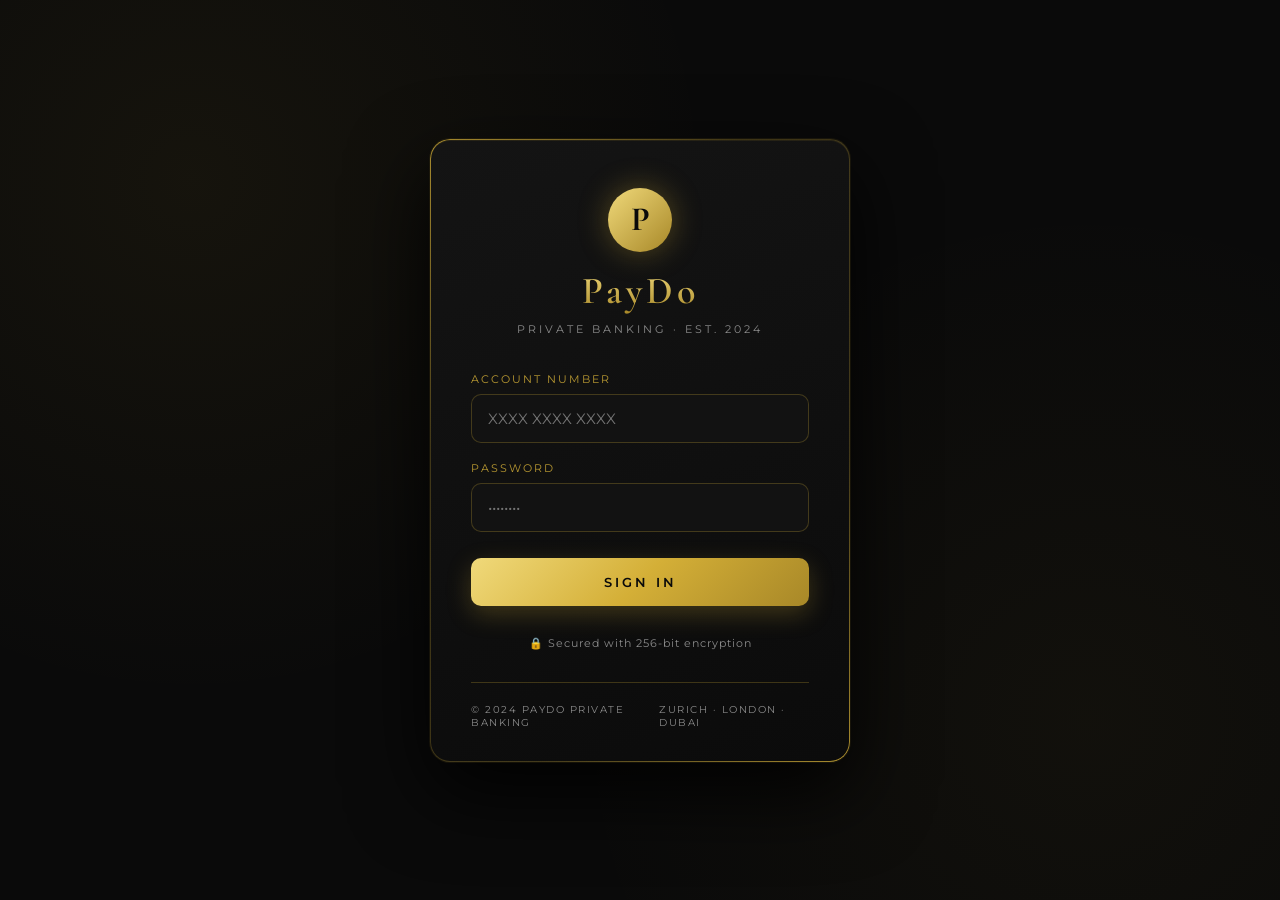
<file: index.html>
<!DOCTYPE html>
<html lang="en">
<head>
  <meta charset="UTF-8" />
  <meta name="viewport" content="width=device-width, initial-scale=1.0"/>
  <title>PayDo — Private Banking</title>
  <link rel="stylesheet" href="css/style.css" />
  <link href="https://fonts.googleapis.com/css2?family=Cormorant+Garamond:wght@400;600;700&family=Montserrat:wght@300;400;500;600&display=swap" rel="stylesheet"/>
</head>
<body class="login-page">
  <div class="login-container">
    <div class="brand">
      <div class="brand-mark">P</div>
      <h1 class="brand-name">PayDo</h1>
      <p class="brand-tagline">Private Banking · Est. 2024</p>
    </div>

    <form id="loginForm" class="login-form">
      <div class="input-group">
        <label>Account Number</label>
        <input type="text" id="account" placeholder="XXXX XXXX XXXX" required />
      </div>

      <div class="input-group">
        <label>Password</label>
        <input type="password" id="password" placeholder="••••••••" required />
      </div>

      <button type="submit" class="btn-gold">
        <span>Sign In</span>
      </button>

      <p class="secure-note">
        <span class="lock-icon">🔒</span>
        Secured with 256-bit encryption
      </p>
    </form>

    <div class="login-footer">
      <span>© 2024 PayDo Private Banking</span>
      <span>Zurich · London · Dubai</span>
    </div>
  </div>

  <script src="js/auth.js"></script>
</body>
</html>
</file>
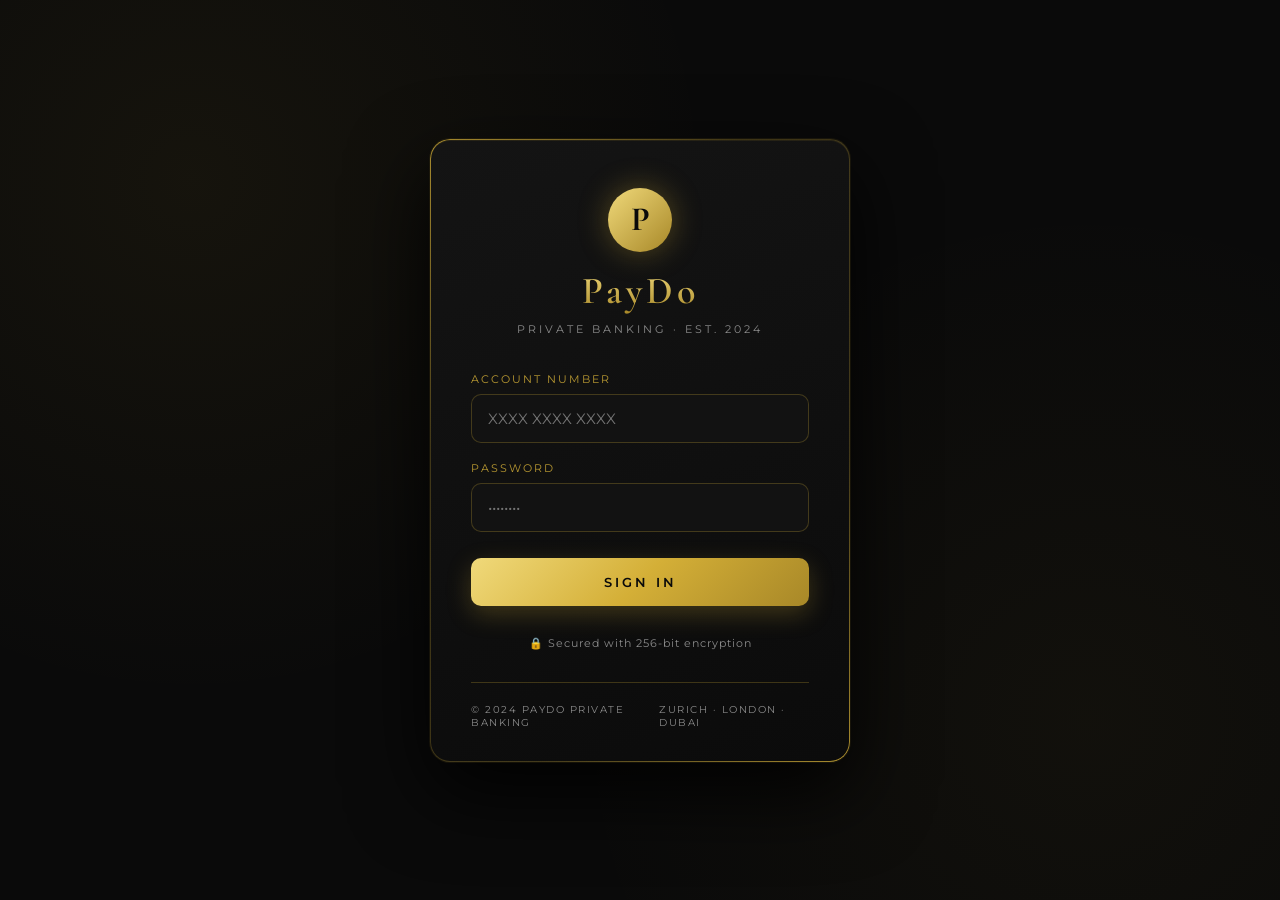
<file: dashboard.html>
<!DOCTYPE html>
<html lang="en">
<head>
  <meta charset="UTF-8" />
  <meta name="viewport" content="width=device-width, initial-scale=1.0"/>
  <title>PayDo — Dashboard</title>
  <link rel="stylesheet" href="css/style.css" />
  <link href="https://fonts.googleapis.com/css2?family=Cormorant+Garamond:wght@400;600;700&family=Montserrat:wght@300;400;500;600&display=swap" rel="stylesheet"/>
</head>
<body class="dashboard-page">
  <header class="topbar">
    <div class="topbar-brand">
      <div class="brand-mark small">P</div>
      <span class="brand-name small">PayDo</span>
    </div>
    <div class="topbar-right">
      <span class="notif">🔔</span>
      <span class="user-chip" id="userChip">A·V</span>
      <button class="btn-logout" id="logoutBtn">Sign Out</button>
    </div>
  </header>

  <main class="container">
    <section class="owner-card">
      <div class="owner-info">
        <p class="label">Account Holder</p>
        <h2 class="owner-name" id="ownerName">Alexander Volkov</h2>
        <p class="owner-account" id="ownerAccount">Account: •••• 8842</p>
        <p class="owner-status">★ Private Client · Platinum</p>
      </div>
      <div class="owner-avatar" id="avatar">AV</div>
    </section>

    <section class="balance-card">
      <div class="balance-header">
        <span class="label">Total Balance</span>
        <span class="balance-badge">EUR</span>
      </div>
      <h1 class="balance-amount" id="balance">€ 248,750.00</h1>
      <div class="balance-footer">
        <div>
          <p class="label small">Available</p>
          <p class="value">€ 240,000.00</p>
        </div>
        <div>
          <p class="label small">Pending</p>
          <p class="value">€ 8,750.00</p>
        </div>
        <div>
          <p class="label small">Cashback</p>
          <p class="value gold">+ € 1,240</p>
        </div>
      </div>
    </section>

    <section class="actions">
      <button class="action-btn primary" onclick="location.href='transfer.html'">
        <span class="icon">↗</span>
        <span>Create Transfer</span>
      </button>
      <button class="action-btn"><span class="icon">↓</span><span>Top Up</span></button>
      <button class="action-btn"><span class="icon">⇄</span><span>Exchange</span></button>
      <button class="action-btn"><span class="icon">▤</span><span>Statement</span></button>
    </section>

    <section class="transactions">
      <div class="section-header">
        <h3>Recent Transactions</h3>
        <a href="#" class="see-all">View All →</a>
      </div>
      <div class="tx-list">
        <div class="tx">
          <div class="tx-icon out">↗</div>
          <div class="tx-info">
            <p class="tx-title">Transfer · M. Rossi</p>
            <p class="tx-date">Today · 14:32</p>
          </div>
          <div class="tx-amount out">− € 3,200.00</div>
        </div>
        <div class="tx">
          <div class="tx-icon in">↙</div>
          <div class="tx-info">
            <p class="tx-title">Incoming · Dividends</p>
            <p class="tx-date">Yesterday · 09:15</p>
          </div>
          <div class="tx-amount in">+ € 12,400.00</div>
        </div>
        <div class="tx">
          <div class="tx-icon out">↗</div>
          <div class="tx-info">
            <p class="tx-title">Hotel Ritz Paris</p>
            <p class="tx-date">Nov 12 · 22:01</p>
          </div>
          <div class="tx-amount out">− € 1,890.00</div>
        </div>
        <div class="tx">
          <div class="tx-icon in">↙</div>
          <div class="tx-info">
            <p class="tx-title">Refund · Air France</p>
            <p class="tx-date">Nov 11 · 16:44</p>
          </div>
          <div class="tx-amount in">+ € 640.00</div>
        </div>
        <div class="tx">
          <div class="tx-icon out">↗</div>
          <div class="tx-info">
            <p class="tx-title">Rolex Boutique</p>
            <p class="tx-date">Nov 10 · 13:20</p>
          </div>
          <div class="tx-amount out">− € 8,500.00</div>
        </div>
      </div>
    </section>
  </main>

  <script src="js/dashboard.js"></script>
</body>
</html>
</file>
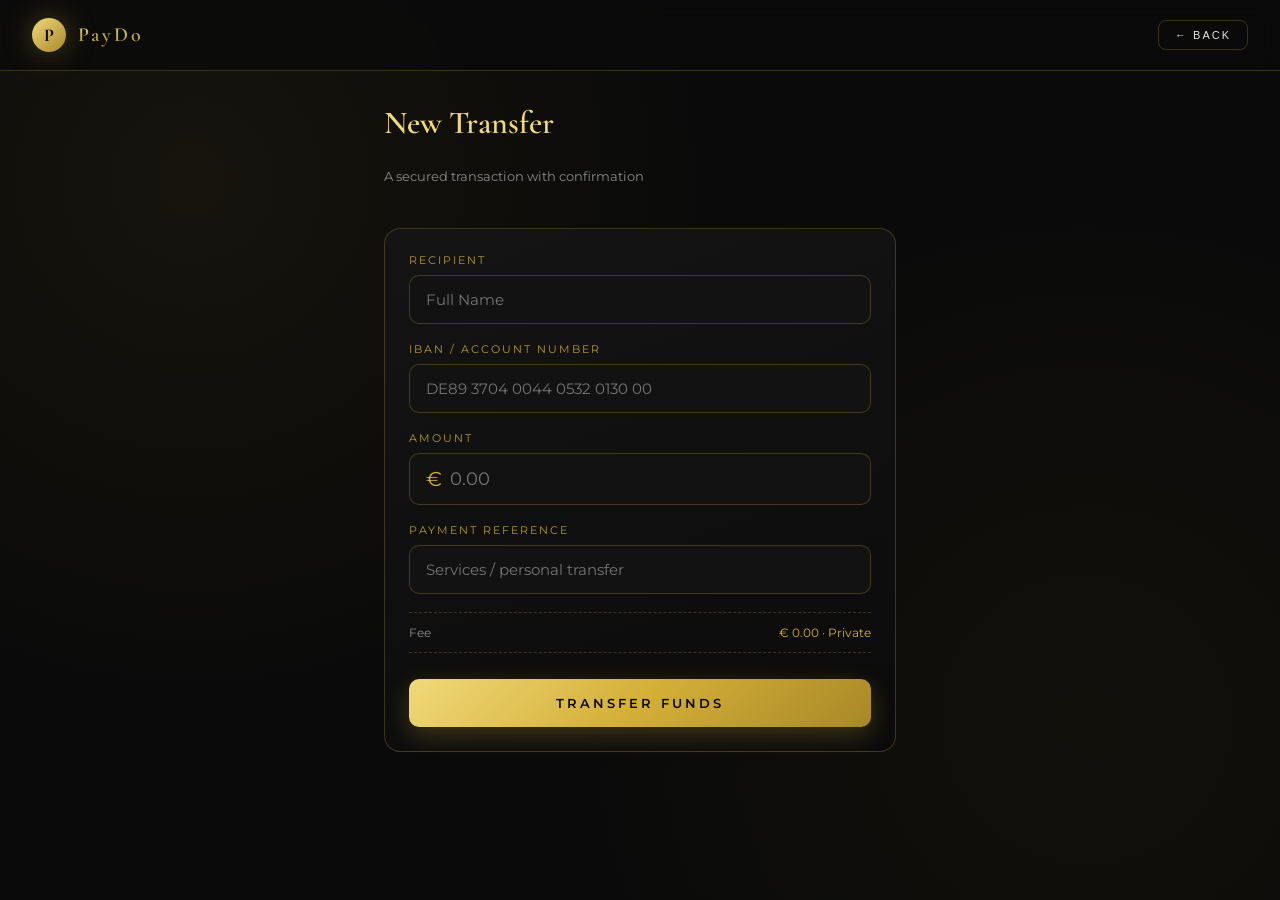
<file: transfer.html>
<!DOCTYPE html>
<html lang="en">
<head>
  <meta charset="UTF-8" />
  <meta name="viewport" content="width=device-width, initial-scale=1.0"/>
  <title>PayDo — Create Transfer</title>
  <link rel="stylesheet" href="css/style.css" />
  <link href="https://fonts.googleapis.com/css2?family=Cormorant+Garamond:wght@400;600;700&family=Montserrat:wght@300;400;500;600&display=swap" rel="stylesheet"/>
</head>
<body class="dashboard-page">
  <header class="topbar">
    <div class="topbar-brand">
      <div class="brand-mark small">P</div>
      <span class="brand-name small">PayDo</span>
    </div>
    <button class="btn-logout" onclick="location.href='dashboard.html'">← Back</button>
  </header>

  <main class="container narrow">
    <h1 class="page-title">New Transfer</h1>
    <p class="page-sub">A secured transaction with confirmation</p>

    <form id="transferForm" class="transfer-form" onsubmit="return false;">
      <div class="input-group">
        <label>Recipient</label>
        <input type="text" id="recipient" placeholder="Full Name" required />
      </div>

      <div class="input-group">
        <label>IBAN / Account Number</label>
        <input type="text" id="iban" placeholder="DE89 3704 0044 0532 0130 00" required />
      </div>

      <div class="input-group">
        <label>Amount</label>
        <div class="amount-wrap">
          <span class="currency">€</span>
          <input type="number" id="amount" placeholder="0.00" min="1" step="0.01" required />
        </div>
      </div>

      <div class="input-group">
        <label>Payment Reference</label>
        <input type="text" id="purpose" placeholder="Services / personal transfer" />
      </div>

      <div class="fee-info">
        <span>Fee</span>
        <span class="gold">€ 0.00 · Private</span>
      </div>

      <button type="submit" id="submitBtn" class="btn-gold">Transfer Funds</button>
    </form>
  </main>

  <div class="modal-overlay" id="errorModal">
    <div class="modal">
      <div class="modal-icon">⚠</div>
      <h2 class="modal-title">Transaction Declined</h2>
      <p class="modal-text" id="errorText">
        Insufficient cleared funds on the account. Please contact Private Banking support.
      </p>
      <div class="modal-actions">
        <button type="button" class="btn-ghost" onclick="document.getElementById('errorModal').classList.remove('active')">Cancel</button>
        <button type="button" class="btn-gold small" onclick="location.href='dashboard.html'">Back to Dashboard</button>
      </div>
    </div>
  </div>

  <script src="js/transfer.js"></script>
</body>
</html>
</file>
<file: css/style.css>
:root {
  --black: #0a0a0a;
  --black-2: #121212;
  --black-3: #1a1a1a;
  --gold: #d4af37;
  --gold-light: #f0d97a;
  --gold-dark: #a88828;
  --text: #e8e6e1;
  --text-dim: #8a8a8a;
  --border: rgba(212, 175, 55, 0.25);
  --border-strong: rgba(212, 175, 55, 0.6);
}

* { margin: 0; padding: 0; box-sizing: border-box; }

body {
  font-family: 'Montserrat', sans-serif;
  background: var(--black);
  color: var(--text);
  min-height: 100vh;
  background-image:
    radial-gradient(circle at 15% 20%, rgba(212,175,55,0.06), transparent 40%),
    radial-gradient(circle at 85% 80%, rgba(212,175,55,0.04), transparent 40%);
}

/* ============ LOGIN ============ */
.login-page {
  display: flex;
  align-items: center;
  justify-content: center;
  padding: 20px;
}

.login-container {
  width: 100%;
  max-width: 420px;
  background: linear-gradient(160deg, #141414 0%, #0b0b0b 100%);
  border: 1px solid var(--border);
  border-radius: 20px;
  padding: 48px 40px 32px;
  position: relative;
  box-shadow:
    0 0 0 1px rgba(212,175,55,0.08),
    0 30px 80px rgba(0,0,0,0.9),
    inset 0 1px 0 rgba(212,175,55,0.1);
}

.login-container::before {
  content: '';
  position: absolute;
  inset: -1px;
  border-radius: 20px;
  padding: 1px;
  background: linear-gradient(135deg, var(--gold) 0%, transparent 30%, transparent 70%, var(--gold) 100%);
  -webkit-mask: linear-gradient(#000 0 0) content-box, linear-gradient(#000 0 0);
  -webkit-mask-composite: xor;
  mask-composite: exclude;
  pointer-events: none;
  opacity: 0.7;
}

.brand { text-align: center; margin-bottom: 36px; }

.brand-mark {
  width: 64px;
  height: 64px;
  margin: 0 auto 16px;
  border-radius: 50%;
  display: grid;
  place-items: center;
  font-family: 'Cormorant Garamond', serif;
  font-size: 34px;
  font-weight: 700;
  color: var(--black);
  background: linear-gradient(135deg, var(--gold-light), var(--gold-dark));
  box-shadow: 0 0 30px rgba(212,175,55,0.35);
}

.brand-mark.small {
  width: 34px; height: 34px; font-size: 18px; margin: 0;
}

.brand-name {
  font-family: 'Cormorant Garamond', serif;
  font-size: 38px;
  font-weight: 600;
  letter-spacing: 4px;
  background: linear-gradient(180deg, var(--gold-light), var(--gold-dark));
  -webkit-background-clip: text;
  background-clip: text;
  color: transparent;
}

.brand-name.small { font-size: 20px; letter-spacing: 3px; }

.brand-tagline {
  font-size: 11px;
  letter-spacing: 3px;
  text-transform: uppercase;
  color: var(--text-dim);
  margin-top: 8px;
}

.login-form { display: flex; flex-direction: column; gap: 18px; }

.input-group { display: flex; flex-direction: column; gap: 8px; }

.input-group label {
  font-size: 11px;
  letter-spacing: 2px;
  text-transform: uppercase;
  color: var(--gold);
  opacity: 0.85;
}

.input-group input {
  background: var(--black-2);
  border: 1px solid var(--border);
  border-radius: 10px;
  padding: 14px 16px;
  color: var(--text);
  font-size: 15px;
  font-family: inherit;
  transition: all 0.25s ease;
  outline: none;
}

.input-group input:focus {
  border-color: var(--gold);
  box-shadow: 0 0 0 3px rgba(212,175,55,0.12);
  background: var(--black-3);
}

.btn-gold {
  background: linear-gradient(135deg, var(--gold-light), var(--gold), var(--gold-dark));
  border: none;
  color: var(--black);
  font-family: 'Montserrat', sans-serif;
  font-weight: 600;
  font-size: 13px;
  letter-spacing: 3px;
  text-transform: uppercase;
  padding: 16px;
  border-radius: 10px;
  cursor: pointer;
  transition: all 0.3s ease;
  margin-top: 8px;
  box-shadow: 0 8px 24px rgba(212,175,55,0.25);
}

.btn-gold:hover {
  transform: translateY(-2px);
  box-shadow: 0 12px 32px rgba(212,175,55,0.4);
}

.btn-gold.small { padding: 12px 24px; font-size: 11px; margin: 0; }

.secure-note {
  text-align: center;
  font-size: 11px;
  color: var(--text-dim);
  letter-spacing: 1px;
  margin-top: 12px;
}

.lock-icon { color: var(--gold); }

.login-footer {
  margin-top: 32px;
  padding-top: 20px;
  border-top: 1px solid var(--border);
  display: flex;
  justify-content: space-between;
  font-size: 10px;
  letter-spacing: 1.5px;
  color: var(--text-dim);
  text-transform: uppercase;
}

/* ============ DASHBOARD ============ */
.topbar {
  display: flex;
  justify-content: space-between;
  align-items: center;
  padding: 18px 32px;
  border-bottom: 1px solid var(--border);
  background: rgba(10,10,10,0.8);
  backdrop-filter: blur(10px);
  position: sticky;
  top: 0;
  z-index: 50;
}

.topbar-brand { display: flex; align-items: center; gap: 12px; }

.topbar-right { display: flex; align-items: center; gap: 18px; }

.notif { font-size: 18px; cursor: pointer; opacity: 0.7; }

.user-chip {
  width: 38px; height: 38px;
  border-radius: 50%;
  background: linear-gradient(135deg, var(--gold-light), var(--gold-dark));
  color: var(--black);
  display: grid;
  place-items: center;
  font-weight: 700;
  font-size: 13px;
}

.btn-logout {
  background: transparent;
  border: 1px solid var(--border);
  color: var(--text);
  padding: 8px 16px;
  border-radius: 8px;
  font-size: 11px;
  letter-spacing: 2px;
  text-transform: uppercase;
  cursor: pointer;
  transition: all 0.2s;
}

.btn-logout:hover { border-color: var(--gold); color: var(--gold); }

.container {
  max-width: 980px;
  margin: 0 auto;
  padding: 32px 24px 60px;
  display: grid;
  gap: 20px;
}

.container.narrow { max-width: 560px; }

.page-title {
  font-family: 'Cormorant Garamond', serif;
  font-size: 32px;
  color: var(--gold-light);
  font-weight: 600;
}

.page-sub { color: var(--text-dim); font-size: 13px; margin-top: 6px; }

.owner-card, .balance-card, .transactions, .transfer-form {
  background: linear-gradient(160deg, #141414, #0b0b0b);
  border: 1px solid var(--border);
  border-radius: 16px;
  padding: 24px;
}

.owner-card {
  display: flex;
  justify-content: space-between;
  align-items: center;
}

.label {
  font-size: 10px;
  letter-spacing: 2px;
  text-transform: uppercase;
  color: var(--text-dim);
}

.label.small { font-size: 9px; }

.owner-name {
  font-family: 'Cormorant Garamond', serif;
  font-size: 26px;
  color: var(--gold-light);
  margin: 6px 0;
  font-weight: 600;
}

.owner-account { color: var(--text-dim); font-size: 13px; margin-bottom: 6px; }

.owner-status {
  font-size: 10px;
  letter-spacing: 2px;
  color: var(--gold);
  text-transform: uppercase;
}

.owner-avatar {
  width: 64px; height: 64px;
  border-radius: 50%;
  background: linear-gradient(135deg, var(--gold-light), var(--gold-dark));
  color: var(--black);
  display: grid;
  place-items: center;
  font-weight: 700;
  font-size: 20px;
  font-family: 'Cormorant Garamond', serif;
  box-shadow: 0 0 30px rgba(212,175,55,0.3);
}

.balance-card { position: relative; overflow: hidden; }

.balance-card::after {
  content: '';
  position: absolute;
  right: -60px;
  top: -60px;
  width: 240px;
  height: 240px;
  background: radial-gradient(circle, rgba(212,175,55,0.15), transparent 70%);
  pointer-events: none;
}

.balance-header {
  display: flex;
  justify-content: space-between;
  align-items: center;
  margin-bottom: 12px;
}

.balance-badge {
  font-size: 10px;
  letter-spacing: 2px;
  padding: 4px 10px;
  border: 1px solid var(--gold);
  border-radius: 20px;
  color: var(--gold);
}

.balance-amount {
  font-family: 'Cormorant Garamond', serif;
  font-size: 48px;
  font-weight: 600;
  background: linear-gradient(180deg, #ffffff, #d4af37);
  -webkit-background-clip: text;
  background-clip: text;
  color: transparent;
  margin-bottom: 20px;
  letter-spacing: 1px;
}

.balance-footer {
  display: flex;
  gap: 32px;
  padding-top: 18px;
  border-top: 1px solid var(--border);
}

.balance-footer .value {
  font-size: 15px;
  color: var(--text);
  margin-top: 4px;
  font-weight: 500;
}

.balance-footer .value.gold { color: var(--gold); }

.actions {
  display: grid;
  grid-template-columns: repeat(4, 1fr);
  gap: 12px;
}

.action-btn {
  background: linear-gradient(160deg, #141414, #0b0b0b);
  border: 1px solid var(--border);
  border-radius: 12px;
  padding: 20px 12px;
  color: var(--text);
  display: flex;
  flex-direction: column;
  align-items: center;
  gap: 10px;
  cursor: pointer;
  font-family: inherit;
  font-size: 12px;
  letter-spacing: 1px;
  transition: all 0.25s;
}

.action-btn:hover {
  border-color: var(--gold);
  transform: translateY(-2px);
}

.action-btn.primary {
  background: linear-gradient(160deg, rgba(212,175,55,0.15), rgba(212,175,55,0.03));
  border-color: var(--border-strong);
}

.action-btn .icon {
  font-size: 20px;
  color: var(--gold);
}

.section-header {
  display: flex;
  justify-content: space-between;
  align-items: center;
  margin-bottom: 16px;
}

.section-header h3 {
  font-family: 'Cormorant Garamond', serif;
  font-size: 20px;
  color: var(--gold-light);
  font-weight: 600;
}

.see-all {
  font-size: 11px;
  color: var(--gold);
  text-decoration: none;
  letter-spacing: 1px;
  text-transform: uppercase;
}

.tx-list { display: flex; flex-direction: column; }

.tx {
  display: flex;
  align-items: center;
  gap: 14px;
  padding: 14px 0;
  border-bottom: 1px solid rgba(212,175,55,0.08);
}

.tx:last-child { border-bottom: none; }

.tx-icon {
  width: 38px; height: 38px;
  border-radius: 10px;
  display: grid;
  place-items: center;
  font-size: 16px;
  flex-shrink: 0;
}

.tx-icon.out {
  background: rgba(212,175,55,0.1);
  color: var(--gold);
  border: 1px solid var(--border);
}

.tx-icon.in {
  background: rgba(80,200,120,0.1);
  color: #6fd18e;
  border: 1px solid rgba(80,200,120,0.3);
}

.tx-info { flex: 1; }

.tx-title { font-size: 14px; font-weight: 500; }

.tx-date { font-size: 11px; color: var(--text-dim); margin-top: 2px; }

.tx-amount {
  font-family: 'Cormorant Garamond', serif;
  font-size: 18px;
  font-weight: 600;
}

.tx-amount.out { color: var(--text); }
.tx-amount.in { color: #6fd18e; }

/* ============ TRANSFER ============ */
.transfer-form { display: flex; flex-direction: column; gap: 18px; margin-top: 24px; }

.amount-wrap {
  display: flex;
  align-items: center;
  background: var(--black-2);
  border: 1px solid var(--border);
  border-radius: 10px;
  padding: 0 16px;
  transition: all 0.25s;
}

.amount-wrap:focus-within {
  border-color: var(--gold);
  box-shadow: 0 0 0 3px rgba(212,175,55,0.12);
  background: var(--black-3);
}

.amount-wrap .currency {
  font-size: 20px;
  color: var(--gold);
  margin-right: 8px;
}

.amount-wrap input {
  background: transparent;
  border: none;
  outline: none;
  color: var(--text);
  font-size: 18px;
  padding: 14px 0;
  flex: 1;
  font-family: inherit;
}

.fee-info {
  display: flex;
  justify-content: space-between;
  font-size: 12px;
  color: var(--text-dim);
  padding: 12px 0;
  border-top: 1px dashed var(--border);
  border-bottom: 1px dashed var(--border);
}

.fee-info .gold { color: var(--gold); }

/* ============ MODAL ============ */
.modal-overlay {
  position: fixed;
  inset: 0;
  background: rgba(0,0,0,0.85);
  backdrop-filter: blur(6px);
  display: none;
  align-items: center;
  justify-content: center;
  z-index: 100;
  padding: 20px;
}

.modal-overlay.active { display: flex; animation: fadeIn 0.3s ease; }

@keyframes fadeIn { from { opacity: 0; } to { opacity: 1; } }

.modal {
  background: linear-gradient(160deg, #161616, #0b0b0b);
  border: 1px solid var(--border-strong);
  border-radius: 20px;
  padding: 40px 32px;
  max-width: 460px;
  width: 100%;
  text-align: center;
  box-shadow: 0 30px 100px rgba(0,0,0,0.95), 0 0 60px rgba(212,175,55,0.15);
  animation: popIn 0.35s cubic-bezier(0.2, 0.8, 0.3, 1.2);
}

@keyframes popIn {
  from { transform: scale(0.9); opacity: 0; }
  to { transform: scale(1); opacity: 1; }
}

.modal-icon {
  font-size: 48px;
  color: var(--gold);
  margin-bottom: 16px;
}

.modal-title {
  font-family: 'Cormorant Garamond', serif;
  font-size: 26px;
  color: var(--gold-light);
  margin-bottom: 12px;
  font-weight: 600;
}

.modal-text {
  font-size: 14px;
  line-height: 1.6;
  color: var(--text);
  margin-bottom: 28px;
  opacity: 0.9;
}

.modal-actions {
  display: flex;
  gap: 12px;
  justify-content: center;
}

.btn-ghost {
  background: transparent;
  border: 1px solid var(--border);
  color: var(--text-dim);
  padding: 12px 24px;
  border-radius: 10px;
  font-size: 11px;
  letter-spacing: 2px;
  text-transform: uppercase;
  cursor: pointer;
  font-family: inherit;
  transition: all 0.2s;
}

.btn-ghost:hover { border-color: var(--gold); color: var(--gold); }

/* ============ RESPONSIVE ============ */
@media (max-width: 640px) {
  .topbar { padding: 14px 16px; }
  .container { padding: 20px 16px 40px; }
  .balance-amount { font-size: 34px; }
  .balance-footer { gap: 16px; flex-wrap: wrap; }
  .actions { grid-template-columns: repeat(2, 1fr); }
  .owner-card { flex-direction: column; text-align: center; gap: 16px; }
  .login-container { padding: 36px 24px 24px; }
  .login-footer { flex-direction: column; gap: 6px; text-align: center; }
}
</file>
